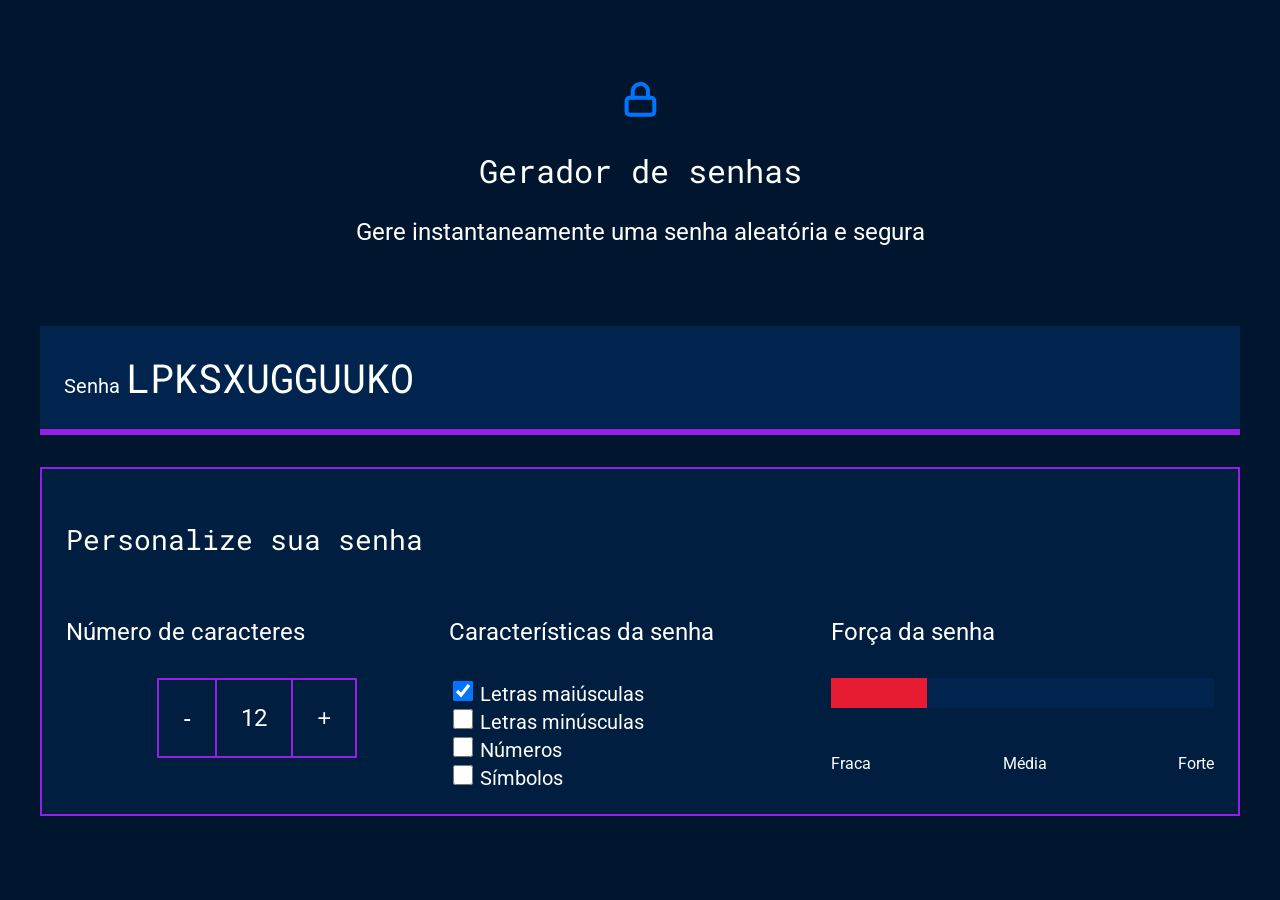
<file: index.html>
<!DOCTYPE html>
<html lang="pt-br">

<head>
    <meta charset="UTF-8">
    <meta name="viewport" content="width=device-width, initial-scale=1.0">
    <title>Gerador de senha</title>
    <link rel="stylesheet" href="style.css">
</head>

<body>
    <section class="conteudo">
        <div class="conteudo-titulo">
            <img src="unlock.svg" alt="cadeado fechado">
            <h2 class="titulo-principal">Gerador de senhas</h2>
            <h3 class="titulo-secundario">Gere instantaneamente uma senha aleatória e segura</h3>
        </div>
        <div class="conteudo-senha">
            <label for="senha">Senha</label>
           <input name="senha" type="text" id="campo-senha" readonly>
        </div>
        <div class="parametro">
            <h3 class="parametro-titulo">Personalize sua senha</h3>
            <div class="parametro-coluna__senha">
                <div class="parametro-senha">
                    <h4 class="parametro-senha__titulo">Número de caracteres</h4>
                    <div class="parametro-senha-botoes">
                        <button class="parametro-senha__botao">-</button>
                        <p class="parametro-senha__texto">12</p>
                        <button class="parametro-senha__botao">+</button>
                    </div>
                </div>               
<div class="parametro-senha">
    <h4 class="parametro-senha__titulo">Características da senha</h4>
    <div class="parametro-senha-checkbox">
        <input name="maiusculo" type="checkbox" class="checkbox" checked>
        <label for="maiusculo">Letras maiúsculas</label>
    </div>
    <div class="parametro-senha-checkbox">
        <input name="minusculo" type="checkbox" class="checkbox">
        <label for="minusculo">Letras minúsculas</label>
    </div>
    <div class="parametro-senha-checkbox">
        <input name="numero" type="checkbox" class="checkbox">
        <label for="numero">Números</label>
    </div>
    <div class="parametro-senha-checkbox">
        <input name="simbolo" type="checkbox" class="checkbox">
        <label for="simbolo">Símbolos</label>
    </div>
</div>
<div class="parametro-senha">
    <h4 class="parametro-senha__titulo">Força da senha</h4>
    <div class="barra"></div>
    <div class="forca fraca"></div>
    <div class="parametro-senha-textos">
        <p>Fraca</p>
        <p>Média</p>
        <p>Forte</p>
    </div>
</div>
            </div>
        </div>
        <script src="main.js"></script>
    </section>
</body>

</html>
</file>
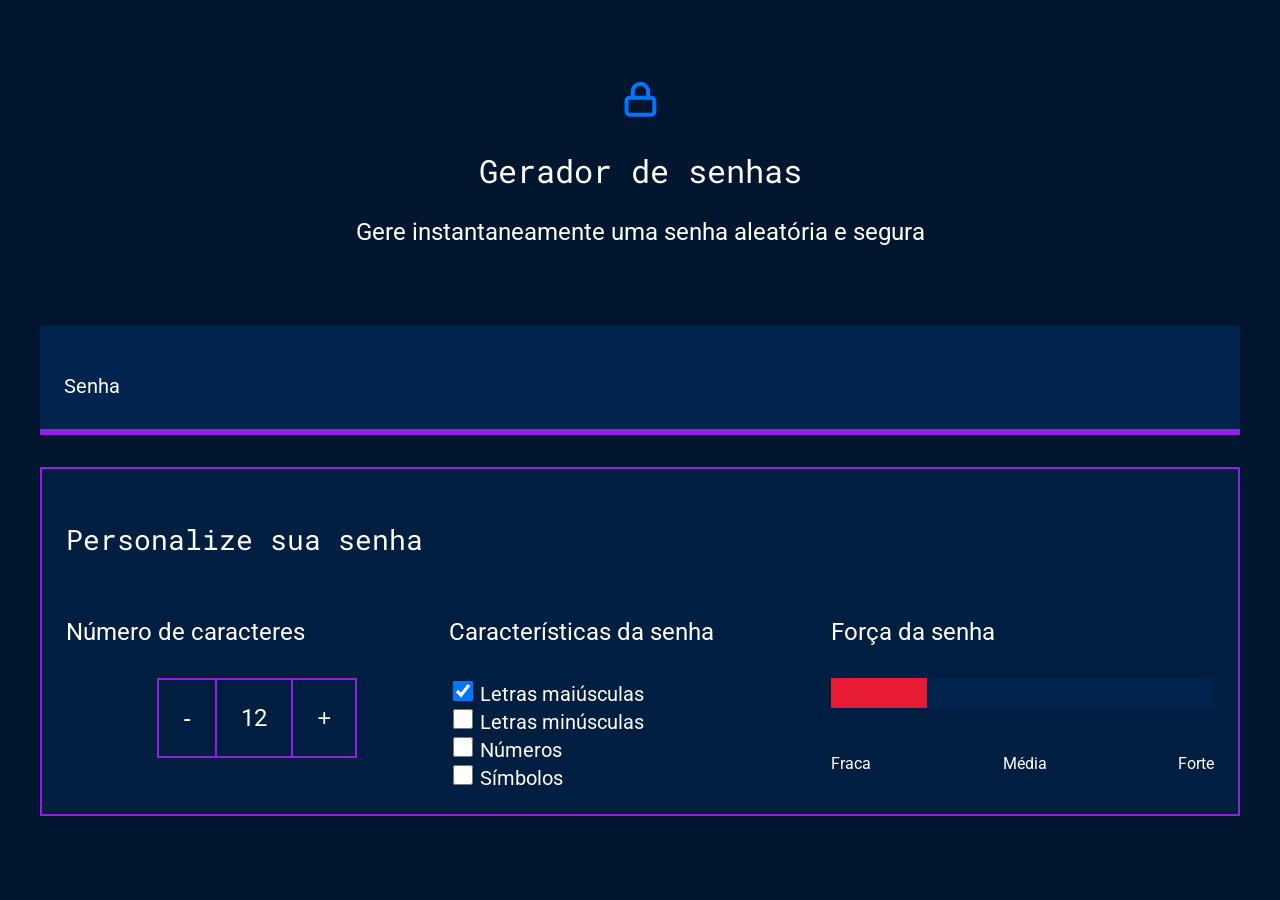
<file: indx.html>
<!DOCTYPE html>
<html lang="pt-br">

<head>
    <meta charset="UTF-8">
    <meta name="viewport" content="width=device-width, initial-scale=1.0">
    <title>Gerador de senha</title>
    <link rel="stylesheet" href="style.css">
</head>

<body>
    <section class="conteudo">
        <div class="conteudo-titulo">
            <img src="unlock.svg" alt="cadeado fechado">
            <h2 class="titulo-principal">Gerador de senhas</h2>
            <h3 class="titulo-secundario">Gere instantaneamente uma senha aleatória e segura</h3>
        </div>
        <div class="conteudo-senha">
            <label for="senha">Senha</label>
            <input name="senha" type="text" id="campo-senha">
        </div>
        <div class="parametro">
            <h3 class="parametro-titulo">Personalize sua senha</h3>
            <div class="parametro-coluna__senha">
                <div class="parametro-senha">
                    <h4 class="parametro-senha__titulo">Número de caracteres</h4>
                    <div class="parametro-senha-botoes">
                        <button class="parametro-senha__botao">-</button>
                        <p class="parametro-senha__texto">12</p>
                        <button class="parametro-senha__botao">+</button>
                    </div>
                </div>               
<div class="parametro-senha">
    <h4 class="parametro-senha__titulo">Características da senha</h4>
    <div class="parametro-senha-checkbox">
        <input name="maiusculo" type="checkbox" class="checkbox" checked>
        <label for="maiusculo">Letras maiúsculas</label>
    </div>
    <div class="parametro-senha-checkbox">
        <input name="minusculo" type="checkbox" class="checkbox">
        <label for="minusculo">Letras minúsculas</label>
    </div>
    <div class="parametro-senha-checkbox">
        <input name="numero" type="checkbox" class="checkbox">
        <label for="numero">Números</label>
    </div>
    <div class="parametro-senha-checkbox">
        <input name="simbolo" type="checkbox" class="checkbox">
        <label for="simbolo">Símbolos</label>
    </div>
</div>
<div class="parametro-senha">
    <h4 class="parametro-senha__titulo">Força da senha</h4>
    <div class="barra"></div>
    <div class="forca fraca"></div>
    <div class="parametro-senha-textos">
        <p>Fraca</p>
        <p>Média</p>
        <p>Forte</p>
    </div>
</div>
            </div>
        </div>
    </section>
</body>

</html>
</file>
<file: style.css>
@import url('https://fonts.googleapis.com/css2?family=Roboto&family=Roboto+Mono&display=swap');

:root{
    --branco: white;
    --cor-de-fundo: #00162E;
    --fundo-senha: #00244D;
    --fundo-texto: #001E40;
    --borda: #961fe6;
    --roboto: 'Roboto', sans-serif;
    --roboto-mono: 'Roboto Mono', monospace;
}

*{
    font-weight: 400;
}

body{
    color: var(--branco);
    background-color: var(--cor-de-fundo);
    font-family: var(--roboto);
}

.titulo-principal{
    font-family: var(--roboto-mono);
    font-size: 32px;
}

.titulo-secundario{
    font-size: 24px;
}

.conteudo-titulo{
    text-align: center;
    margin-top: 80px;
}

.conteudo-senha{
    margin-top: 80px; 
    background: var(--fundo-senha);
    padding: 24px;
    border-bottom: 6px solid var(--borda);
}

#campo-senha{
    background-color: var(--fundo-senha);
    border: none;
    color: var(--branco);
    font-family: var(--roboto-mono);
    font-size: 40px;
    width: 70%;
}

#campo-senha:focus{
    outline: none;
}

.conteudo{
    max-width: 1200px;
    margin: 0 auto;
}

.parametro{
    background-color: var(--fundo-texto);
    border: 2px solid var(--borda);
    margin-top: 32px;
    padding: 24px;
}

.parametro-titulo{
    font-family: var(--roboto-mono);
    font-size: 28px;
}

.parametro-senha__titulo{
    font-size:24px;
}

.parametro-coluna__senha{
    display: flex;
    flex-direction: column;
    justify-content: center;
}
.parametro-senha{
    width: 50%;
    margin: 0 auto;
}

.parametro-senha-botoes{
    display: flex;
    justify-content: center;
}
.parametro-senha__texto{
    padding: 24px;
    border-top: 2px solid var(--borda);
    border-bottom: 2px solid var(--borda);
    margin: 0;
    font-size: 24px;
}
.parametro-senha__botao{
    background-color: var(--fundo-texto);
    color: var(--branco);
    border: 2px solid var(--borda);
    padding: 24px;
    font-size: 24px;
    cursor: pointer;
}
.checkbox{
    width: 20px;
    height: 20px;
    cursor: pointer;
}
label{
    font-size: 20px;
}
.barra{
    background-color: var(--fundo-senha);
    height: 30px;
    width: 100%;
}
.forca{
    height: 30px;
    position: relative;
    bottom: 30px;
}
.fraca{
    width: 25%;
    background-color: #E71B32; 
}
.parametro-senha-textos{
    display: flex;
    justify-content: space-between;
}
.media{
    background-color: #FAF408;
    width: 50%;
}
.forte{
    background-color: #00FF85;
    width: 100%;
}


@media screen and (min-width: 768px) {
    .parametro-coluna__senha{
        flex-direction: row;
    }
}
</file>
